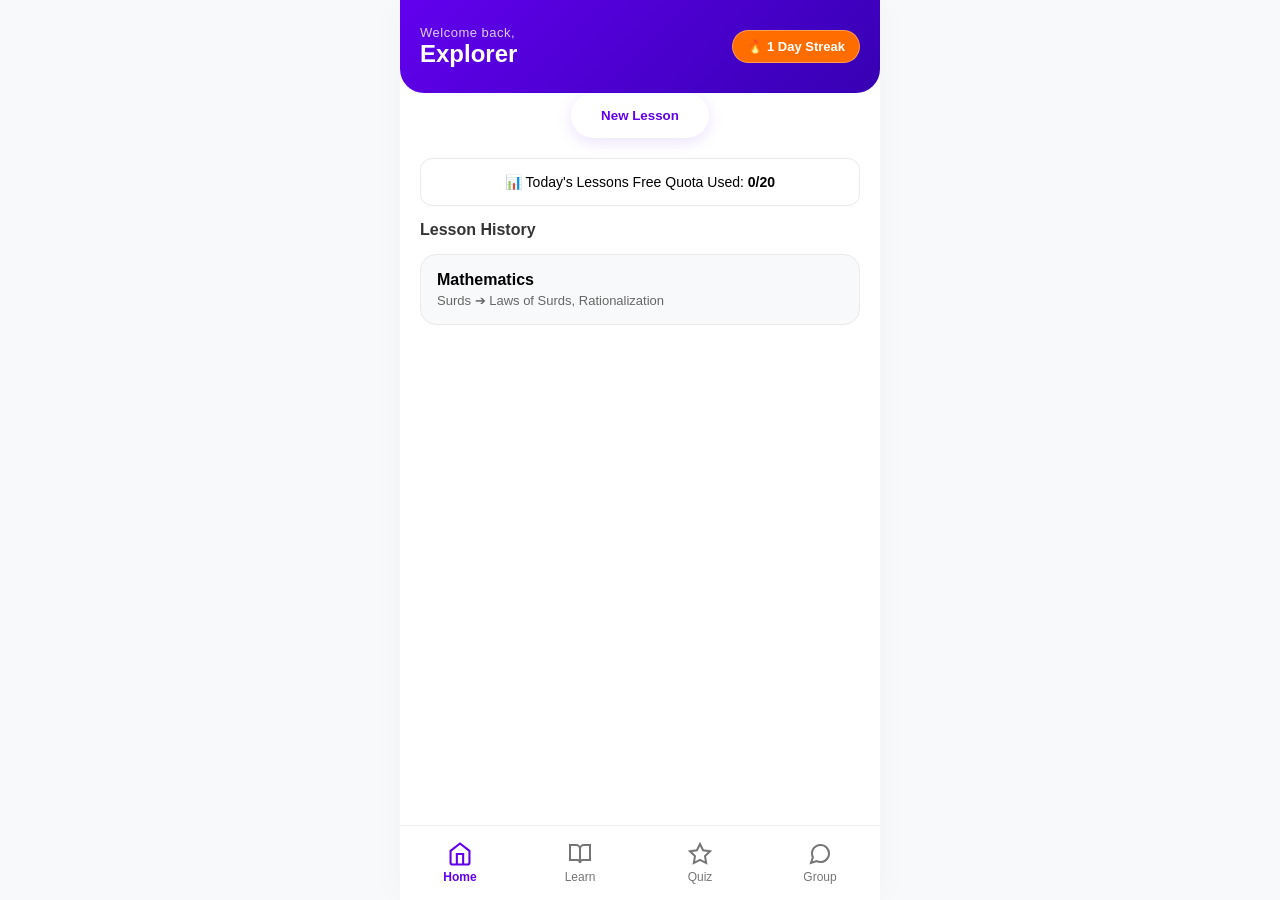
<file: dashboard.html>
<!DOCTYPE html>
<html lang="en">
<head>
    <meta charset="UTF-8">
    <meta name="viewport" content="width=device-width, initial-scale=1.0, user-scalable=no">
    <title>FunLearning - Dashboard</title>
    <link rel="stylesheet" href="style.css">
</head>
<body class="app-body">
    <div class="app-container">
        <header class="dashboard-banner">
            <div class="banner-top-row">
                <div>
                    <p class="greeting-pre">Welcome back,</p>
                    <h2 id="student-greeting-name">STUDENT</h2>
                </div>
                <div class="streak-badge-container" id="streak-display-node">
                    🔥 <span id="streak-count-value">1</span> Day Streak
                </div>
            </div>
        </header>
        <main class="main-scrollable-content interactive-pop">
            <div class="center-action-wrapper">
                <button class="shadow-action-btn" onclick="window.location.href='learn.html'">New Lesson</button>
            </div>
            
            <div class="usage-status-card">
                <p>📊 Today's Lessons Free Quota Used: <strong id="dash-usage-count">0/20</strong></p>
            </div>

            <h3 class="section-title-label">Lesson History</h3>
            <div id="history-stack-container" class="history-list-stack">
                <div class="history-card-item">
                    <h4>Mathematics</h4>
                    <p class="subtopic-meta">Surds ➔ Laws of Surds, Rationalization</p>
                </div>
            </div>
        </main>
        
        <nav class="bottom-navigation-bar">
            <a href="dashboard.html" class="nav-tab active">
                <svg class="nav-icon" viewBox="0 0 24 24" fill="none" stroke="currentColor" stroke-width="2"><path d="m3 9 9-7 9 7v11a2 2 0 0 1-2 2H5a2 2 0 0 1-2-2z"/><polyline points="9 22 9 12 15 12 15 22"/></svg>
                <span class="tab-lbl">Home</span>
            </a>
            <a href="learn.html" class="nav-tab">
                <svg class="nav-icon" viewBox="0 0 24 24" fill="none" stroke="currentColor" stroke-width="2"><path d="M2 3h6a4 4 0 0 1 4 4v14a3 3 0 0 0-3-3H2z"/><path d="M22 3h-6a4 4 0 0 0-4 4v14a3 3 0 0 1 3-3h7z"/></svg>
                <span class="tab-lbl">Learn</span>
            </a>
            <a href="quiz.html" class="nav-tab">
                <svg class="nav-icon" viewBox="0 0 24 24" fill="none" stroke="currentColor" stroke-width="2"><polygon points="12 2 15.09 8.26 22 9.27 17 14.14 18.18 21.02 12 17.77 5.82 21.02 7 14.14 2 9.27 8.91 8.26 12 2"/></svg>
                <span class="tab-lbl">Quiz</span>
            </a>
            <a href="group.html" class="nav-tab">
                <svg class="nav-icon" viewBox="0 0 24 24" fill="none" stroke="currentColor" stroke-width="2"><path d="M21 11.5a8.38 8.38 0 0 1-.9 3.8 8.5 8.5 0 0 1-7.6 4.7 8.38 8.38 0 0 1-3.8-.9L3 21l1.9-5.7a8.38 8.38 0 0 1-.9-3.8 8.5 8.5 0 0 1 4.7-7.6 8.38 8.38 0 0 1 3.8-.9h.5a8.48 8.48 0 0 1 8 8v.5z"/></svg>
                <span class="tab-lbl">Group</span>
            </a>
        </nav>
    </div>
    <script src="app.js"></script>
    <script>
        document.getElementById("student-greeting-name").innerText = localStorage.getItem("activeStudent") || "Explorer";
        updateStreakInterfaceUI();
        syncUsageUI();
    </script>
</body>
</html>
</file>
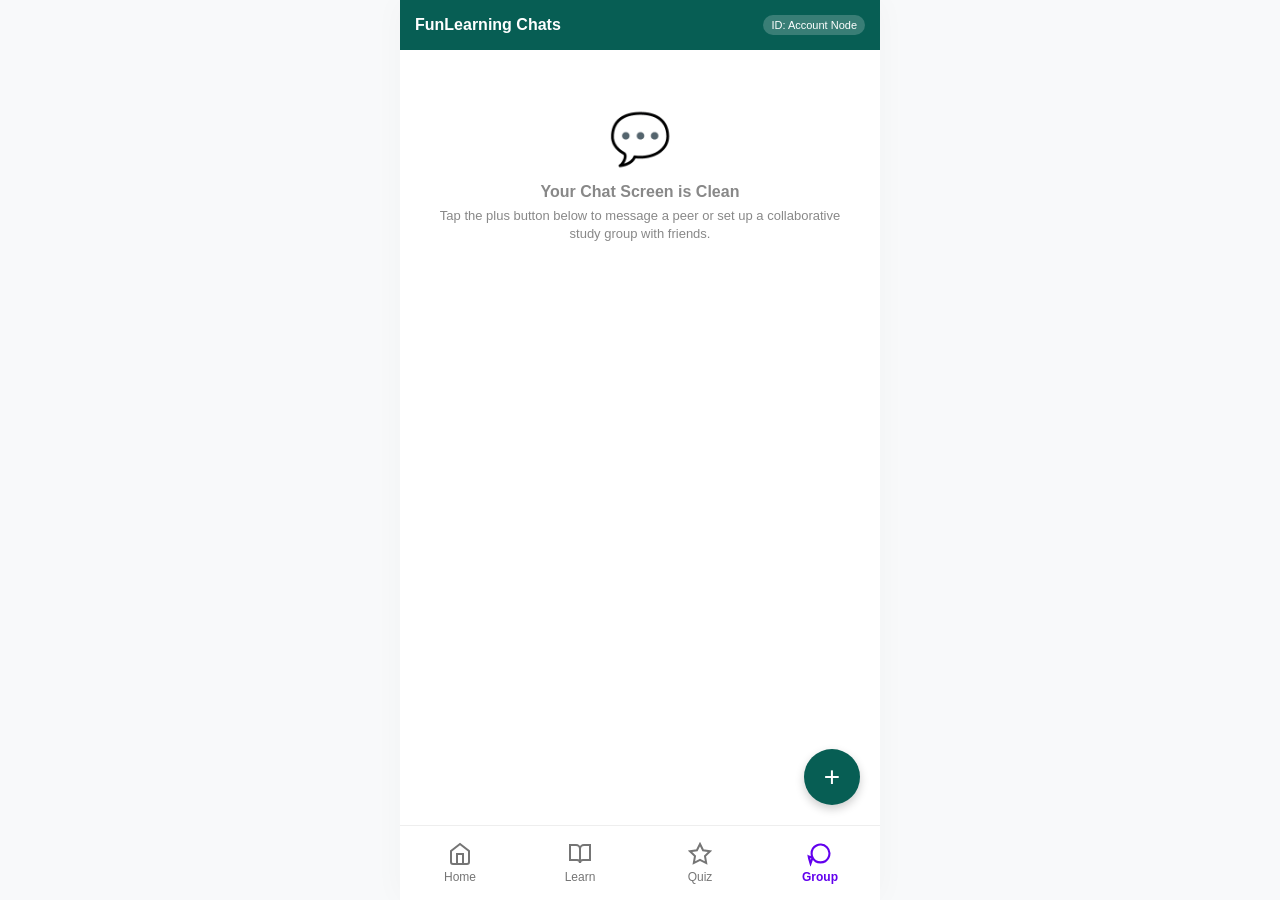
<file: group.html>
<!DOCTYPE html>
<html lang="en">
<head>
    <meta charset="UTF-8">
    <meta name="viewport" content="width=device-width, initial-scale=1.0, user-scalable=no">
    <title>FunLearning - Peer Lounge</title>
    <link rel="stylesheet" href="style.css">
</head>
<body class="app-body">
    <div id="global-loading-indicator" class="loader-overlay" style="display: none;">
        <div class="spinner"></div>
        <p>Syncing secure communication pipelines...</p>
    </div>

    <div id="new-chat-modal" class="loader-overlay" style="display: none; background: rgba(0,0,0,0.5);">
        <div class="paywall-card interactive-pop" style="text-align: left;">
            <h3 style="margin-bottom: 12px; color: var(--brand-primary);">Start New Chat</h3>
            
            <div class="input-group">
                <label>Chat Mode</label>
                <select id="chat-type-select" onchange="toggleGroupTitleField()">
                    <option value="direct">👤 Direct 1-on-1 Message</option>
                    <option value="group">👥 Create Learning Group</option>
                </select>
            </div>

            <div class="input-group id-field-group">
                <label id="id-field-label">Friend's Unique Email Identity</label>
                <input type="text" id="target-identity-input" placeholder="example@student.com">
            </div>

            <div class="input-group" id="group-title-wrapper" style="display: none;">
                <label>Group Name</label>
                <input type="text" id="group-name-input" placeholder="e.g., Mathematics Study Clan">
            </div>

            <button class="prime-btn" style="margin-top: 10px;" onclick="createNewChatSession()">Launch Chat Grid</button>
            <button class="sub-btn-link" style="color: #666;" onclick="closeNewChatModal()">Cancel</button>
        </div>
    </div>

    <div class="app-container chat-layout-container">
        <div id="chat-list-landing" class="subview active" style="padding: 0; background: #FFFFFF;">
            <div class="whatsapp-chat-header" style="display: flex; justify-content: space-between; align-items: center;">
                <span>FunLearning Chats</span>
                <span id="my-identity-badge" style="font-size: 11px; font-weight: normal; background: rgba(255,255,255,0.2); padding: 4px 8px; border-radius: 12px;"></span>
            </div>

            <div id="empty-chat-state" class="interactive-pop" style="padding: 60px 30px; text-align: center; color: #888;">
                <div style="font-size: 50px; margin-bottom: 15px;">💬</div>
                <h4>Your Chat Screen is Clean</h4>
                <p style="font-size: 13px; margin-top: 6px; line-height: 1.4;">Tap the plus button below to message a peer or set up a collaborative study group with friends.</p>
            </div>

            <div id="threads-active-stack" class="history-list-stack" style="gap: 0; padding: 0;"></div>

            <button id="floating-plus-btn" onclick="openNewChatModal()" style="position: absolute; bottom: 95px; right: 20px; width: 56px; height: 56px; border-radius: 50%; background: #075E54; color: white; border: none; font-size: 28px; font-weight: 300; display: flex; justify-content: center; align-items: center; box-shadow: 0 4px 10px rgba(0,0,0,0.2); cursor: pointer; z-index: 100;">+</button>
        </div>

        <div id="chat-window-arena" class="subview" style="padding: 0; display: none;">
            <div class="whatsapp-chat-header" style="display: flex; align-items: center; gap: 10px;">
                <button onclick="exitActiveChatWindow()" style="background: none; border: none; color: white; font-size: 20px; font-weight: bold; cursor: pointer; padding-right: 5px;">←</button>
                <div>
                    <h4 id="active-chat-title" style="font-size: 16px;">Chat Thread</h4>
                    <p id="active-chat-subtitle" style="font-size: 11px; font-weight: normal; opacity: 0.8;">Active matrix loop</p>
                </div>
            </div>

            <div id="chat-messages-timeline" class="chat-messages-timeline" style="background: #E5DDD5;"></div>

            <div class="whatsapp-input-footer-bar">
                <input type="text" id="chat-entry-field" class="chat-entry-field" placeholder="Type a message..." onkeypress="handleChatKeyPress(event)">
                <button class="chat-send-circular-btn" onclick="sendLoungeMessage()">➔</button>
            </div>
        </div>

        <nav class="bottom-navigation-bar">
            <a href="dashboard.html" class="nav-tab">
                <svg class="nav-icon" viewBox="0 0 24 24" fill="none" stroke="currentColor" stroke-width="2"><path d="m3 9 9-7 9 7v11a2 2 0 0 1-2 2H5a2 2 0 0 1-2-2z"/><polyline points="9 22 9 12 15 12 15 22"/></svg>
                <span class="tab-lbl">Home</span>
            </a>
            <a href="learn.html" class="nav-tab">
                <svg class="nav-icon" viewBox="0 0 24 24" fill="none" stroke="currentColor" stroke-width="2"><path d="M2 3h6a4 4 0 0 1 4 4v14a3 3 0 0 0-3-3H2z"/><path d="M22 3h-6a4 4 0 0 0-4 4v14a3 3 0 0 1 3-3h7z"/></svg>
                <span class="tab-lbl">Learn</span>
            </a>
            <a href="quiz.html" class="nav-tab">
                <svg class="nav-icon" viewBox="0 0 24 24" fill="none" stroke="currentColor" stroke-width="2"><polygon points="12 2 15.09 8.26 22 9.27 17 14.14 18.18 21.02 12 17.77 5.82 21.02 7 14.14 2 9.27 8.91 8.26 12 2"/></svg>
                <span class="tab-lbl">Quiz</span>
            </a>
            <a href="group.html" class="nav-tab active">
                <svg class="nav-icon" viewBox="0 0 24 24" fill="none" stroke="currentColor" stroke-width="2"><path d="M21 11.5a8.38 8.38 0 0 1-.9 3.8 8.5 8.5 0 0 1-7.6 4.7 8.38 8.38 0 0 1-7.6-4.7 8.38 8.38 0 0 1-3.8-.9L3 21l1.9-5.7a8.38 8.38 0 0 1-.9-3.8 8.5 8.5 0 0 1 4.7-7.6 8.38 8.38 0 0 1 3.8-.9h.5a8.48 8.48 0 0 1 8 8v.5z"/></svg>
                <span class="tab-lbl">Group</span>
            </a>
        </nav>
    </div>

    <script src="app.js"></script>
    <script>
        // Local state trackers for structural mapping
        let activeChatId = null;
        let localChatThreads = JSON.parse(localStorage.getItem('savedChatThreads')) || [];

        // Show logged in identification text
        const currentEmail = localStorage.getItem("loggedInUserEmail") || "ID: Account Node";
        document.getElementById('my-identity-badge').innerText = currentEmail;

        function renderThreadListUI() {
            const emptyState = document.getElementById('empty-chat-state');
            const stack = document.getElementById('threads-active-stack');
            stack.innerHTML = "";

            if(localChatThreads.length === 0) {
                emptyState.style.display = "block";
                return;
            }
            emptyState.style.display = "none";

            localChatThreads.forEach(thread => {
                const row = document.createElement('div');
                row.style.cssText = "padding:16px; border-bottom:1px solid #EEE; background:#FFF; cursor:pointer; display:flex; flex-direction:column;";
                row.onclick = () => openActiveChatRoom(thread.id, thread.title, thread.subtitle);
                
                row.innerHTML = `
                    <div style="display:flex; justify-content:space-between; align-items:center;">
                        <strong style="font-size:15px; color:#111;">${thread.title}</strong>
                        <span style="font-size:11px; color:#999;">Active</span>
                    </div>
                    <span style="font-size:12px; color:#666; margin-top:4px; text-overflow:ellipsis; overflow:hidden; white-space:nowrap;">${thread.subtitle}</span>
                `;
                stack.appendChild(row);
            });
        }

        function openNewChatModal() {
            document.getElementById('new-chat-modal').style.display = 'flex';
        }

        function closeNewChatModal() {
            document.getElementById('new-chat-modal').style.display = 'none';
            document.getElementById('target-identity-input').value = "";
            document.getElementById('group-name-input').value = "";
        }

        function toggleGroupTitleField() {
            const type = document.getElementById('chat-type-select').value;
            document.getElementById('group-title-wrapper').style.display = (type === 'group') ? 'block' : 'none';
            document.getElementById('id-field-label').innerText = (type === 'group') ? "Invite Friend's Email Address" : "Friend's Unique Email Identity";
        }

        function createNewChatSession() {
            const type = document.getElementById('chat-type-select').value;
            const targetId = document.getElementById('target-identity-input').value.trim();
            const groupName = document.getElementById('group-name-input').value.trim();

            if(!targetId) { alert("Please input a valid identity marker!"); return; }

            let title = targetId;
            let subtitle = "Direct 1-on-1 Session Network";

            if(type === 'group') {
                if(!groupName) { alert("Please define your Group name."); return; }
                title = groupName;
                subtitle = `Group Space • Admin: ${targetId}`;
            }

            const threadId = "chat_" + Date.now();
            const newThread = { id: threadId, title: title, subtitle: subtitle };
            
            localChatThreads.unshift(newThread);
            localStorage.setItem('savedChatThreads', JSON.stringify(localChatThreads));
            
            closeNewChatModal();
            renderThreadListUI();
            openActiveChatRoom(threadId, title, subtitle);
        }

        function openActiveChatRoom(id, title, subtitle) {
            activeChatId = id;
            document.getElementById('active-chat-title').innerText = title;
            document.getElementById('active-chat-subtitle').innerText = subtitle;
            
            document.getElementById('chat-list-landing').style.display = "none";
            document.getElementById('chat-window-arena').style.display = "flex";
            
            // Clear current chat display log & load specific channel streams
            document.getElementById('chat-messages-timeline').innerHTML = "";
            initializeLoungeSocket(); 
        }

        function exitActiveChatWindow() {
            activeChatId = null;
            document.getElementById('chat-window-arena').style.display = "none";
            document.getElementById('chat-list-landing').style.display = "flex";
            renderThreadListUI();
        }

        function handleChatKeyPress(event) {
            if (event.key === 'Enter') {
                sendLoungeMessage();
            }
        }

        // Run UI execution check
        renderThreadListUI();
    </script>
</body>
</html>
</file>
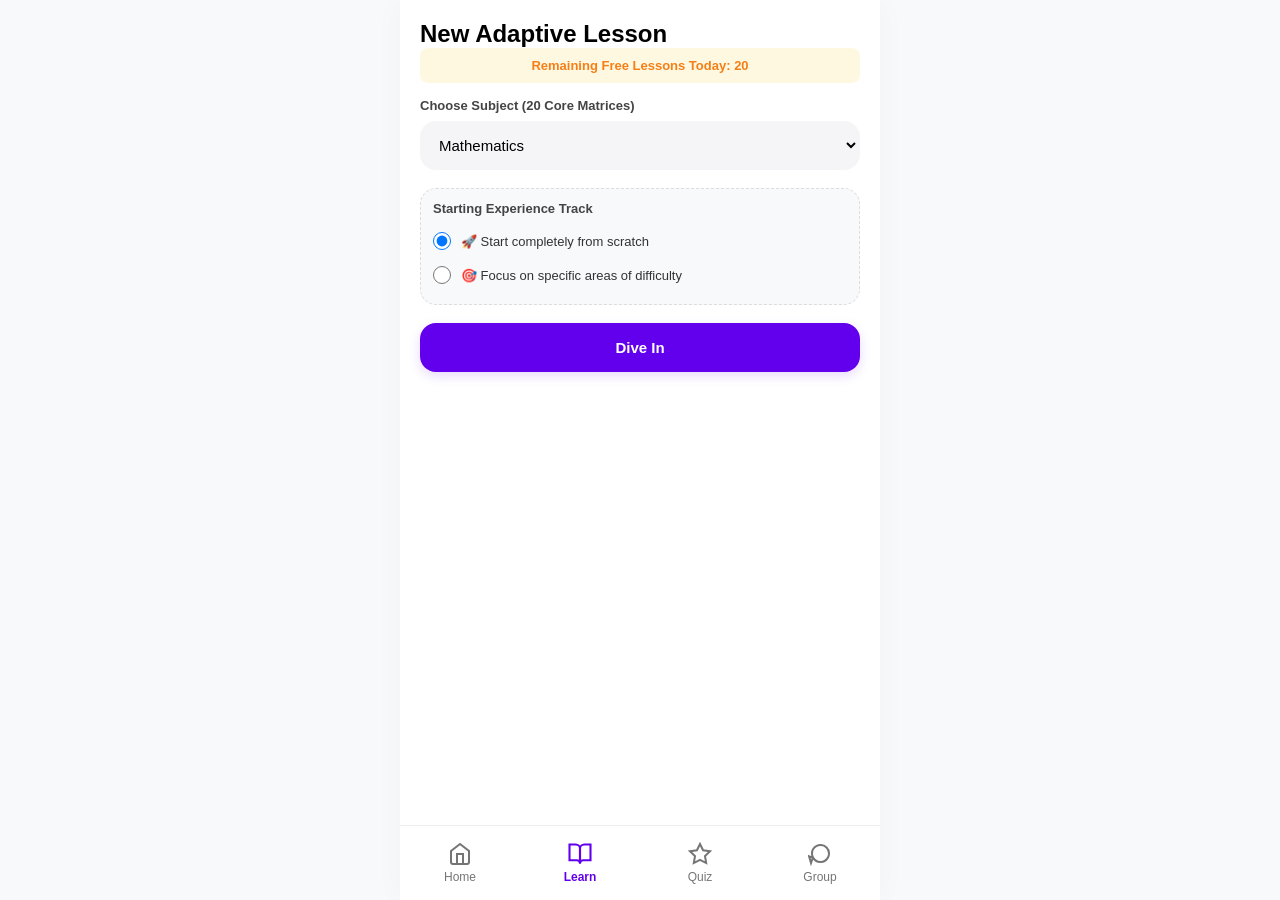
<file: learn.html>
<!DOCTYPE html>
<html lang="en">
<head>
    <meta charset="UTF-8">
    <meta name="viewport" content="width=device-width, initial-scale=1.0, user-scalable=no">
    <title>FunLearning - Studio</title>
    <link rel="stylesheet" href="style.css">
</head>
<body class="app-body">
    <div id="global-loading-indicator" class="loader-overlay" style="display: none;">
        <div class="spinner"></div>
        <p>AI Engine compiling adaptive matrix data modules...</p>
    </div>

    <div id="paywall-modal-overlay" class="loader-overlay" style="display: none;">
        <div class="paywall-card interactive-pop">
            <h2>⏰ Daily Limit Reached</h2>
            <p>You have used your 20 free adaptive AI lessons for today. To protect our free servers from overloading, your learning quota resets automatically every single morning at midnight!</p>
            <div class="paywall-option-box" style="text-align: center;">
                <p>Take a break, review your history notes, or jump back in tomorrow completely free!</p>
            </div>
            <button class="prime-btn" onclick="closePaywall()">Got it, back to Dashboard</button>
        </div>
    </div>

    <div class="app-container">
        <div id="subview-setup" class="subview active interactive-pop">
            <h2>New Adaptive Lesson</h2>
            <div class="limit-status-ticker">Remaining Free Lessons Today: <span id="ticker-count-val">20</span></div>
            
            <div class="input-group">
                <label>Choose Subject (20 Core Matrices)</label>
                <select id="select-subject">
                    <option value="Mathematics">Mathematics</option>
                    <option value="English">English</option>
                    <option value="Chemistry">Chemistry</option>
                    <option value="Further Mathematics">Further Mathematics</option>
                    <option value="Biology">Biology</option>
                    <option value="Physics">Physics</option>
                    <option value="Economics">Economics</option>
                    <option value="Agricultural Science">Agricultural Science</option>
                    <option value="Digital Technology">Digital Technology</option>
                    <option value="Civic Education">Civic Education</option>
                    <option value="Basic Technology">Basic Technology</option>
                    <option value="Music Structure">Music Structure</option>
                    <option value="Cultural and Creative Arts (CCA)">Cultural and Creative Arts (CCA)</option>
                    <option value="Cyber Security">Cyber Security</option>
                    <option value="Graphic Design (PixelLab Focus)">Graphic Design (PixelLab Focus)</option>
                    <option value="Web Development (Acode Focus)">Web Development (Acode Focus)</option>
                    <option value="Image Generation">Image Generation</option>
                    <option value="Geography Matrix">Geography Matrix</option>
                    <option value="Financial Accounting">Financial Accounting</option>
                    <option value="History and Structure">History and Structure</option>
                </select>
            </div>

            <div class="input-group adaptive-radio-box">
                <label>Starting Experience Track</label>
                <div class="adaptive-choice-row">
                    <input type="radio" id="track-scratch" name="learning_track" value="scratch" checked onclick="toggleDifficultyField(false)">
                    <label for="track-scratch">🚀 Start completely from scratch</label>
                </div>
                <div class="adaptive-choice-row">
                    <input type="radio" id="track-difficult" name="learning_track" value="custom" onclick="toggleDifficultyField(true)">
                    <label for="track-difficult">🎯 Focus on specific areas of difficulty</label>
                </div>
            </div>

            <div class="input-group slide-down-anim" id="difficulty-input-container" style="display: none;">
                <label>What specific topics are confusing you?</label>
                <textarea id="text-difficulty" placeholder="Examples: Laws of Surds, layout nesting inside Acode, blending layers..."></textarea>
            </div>

            <button class="prime-btn" onclick="requestLiveAILesson()">Dive In</button>
        </div>

        <div id="subview-reader" class="subview clear-reading-view">
            <button class="back-arrow" onclick="switchSubview('subview-setup')">← Back</button>
            <h2 id="lesson-title-display">Adaptive Syllabus Node</h2>
            <div id="lesson-body-display" class="document-rich-text-canvas"></div>
        </div>
        
        <nav class="bottom-navigation-bar">
            <a href="dashboard.html" class="nav-tab">
                <svg class="nav-icon" viewBox="0 0 24 24" fill="none" stroke="currentColor" stroke-width="2"><path d="m3 9 9-7 9 7v11a2 2 0 0 1-2 2H5a2 2 0 0 1-2-2z"/><polyline points="9 22 9 12 15 12 15 22"/></svg>
                <span class="tab-lbl">Home</span>
            </a>
            <a href="learn.html" class="nav-tab active">
                <svg class="nav-icon" viewBox="0 0 24 24" fill="none" stroke="currentColor" stroke-width="2"><path d="M2 3h6a4 4 0 0 1 4 4v14a3 3 0 0 0-3-3H2z"/><path d="M22 3h-6a4 4 0 0 0-4 4v14a3 3 0 0 1 3-3h7z"/></svg>
                <span class="tab-lbl">Learn</span>
            </a>
            <a href="quiz.html" class="nav-tab">
                <svg class="nav-icon" viewBox="0 0 24 24" fill="none" stroke="currentColor" stroke-width="2"><polygon points="12 2 15.09 8.26 22 9.27 17 14.14 18.18 21.02 12 17.77 5.82 21.02 7 14.14 2 9.27 8.91 8.26 12 2"/></svg>
                <span class="tab-lbl">Quiz</span>
            </a>
            <a href="group.html" class="nav-tab">
                <svg class="nav-icon" viewBox="0 0 24 24" fill="none" stroke="currentColor" stroke-width="2"><path d="M21 11.5a8.38 8.38 0 0 1-.9 3.8 8.5 8.5 0 0 1-7.6 4.7 8.38 8.38 0 0 1-7.6-4.7 8.38 8.38 0 0 1-3.8-.9L3 21l1.9-5.7a8.38 8.38 0 0 1-.9-3.8 8.5 8.5 0 0 1 4.7-7.6 8.38 8.38 0 0 1 3.8-.9h.5a8.48 8.48 0 0 1 8 8v.5z"/></svg>
                <span class="tab-lbl">Group</span>
            </a>
        </nav>
    </div>
    <script src="app.js"></script>
    <script>
        function switchSubview(id) {
            document.querySelectorAll('.subview').forEach(v => v.classList.remove('active'));
            document.getElementById(id).classList.add('active');
        }
        function toggleDifficultyField(show) {
            document.getElementById('difficulty-input-container').style.display = show ? 'flex' : 'none';
        }
        syncUsageUI();
    </script>
</body>
</html>
</file>
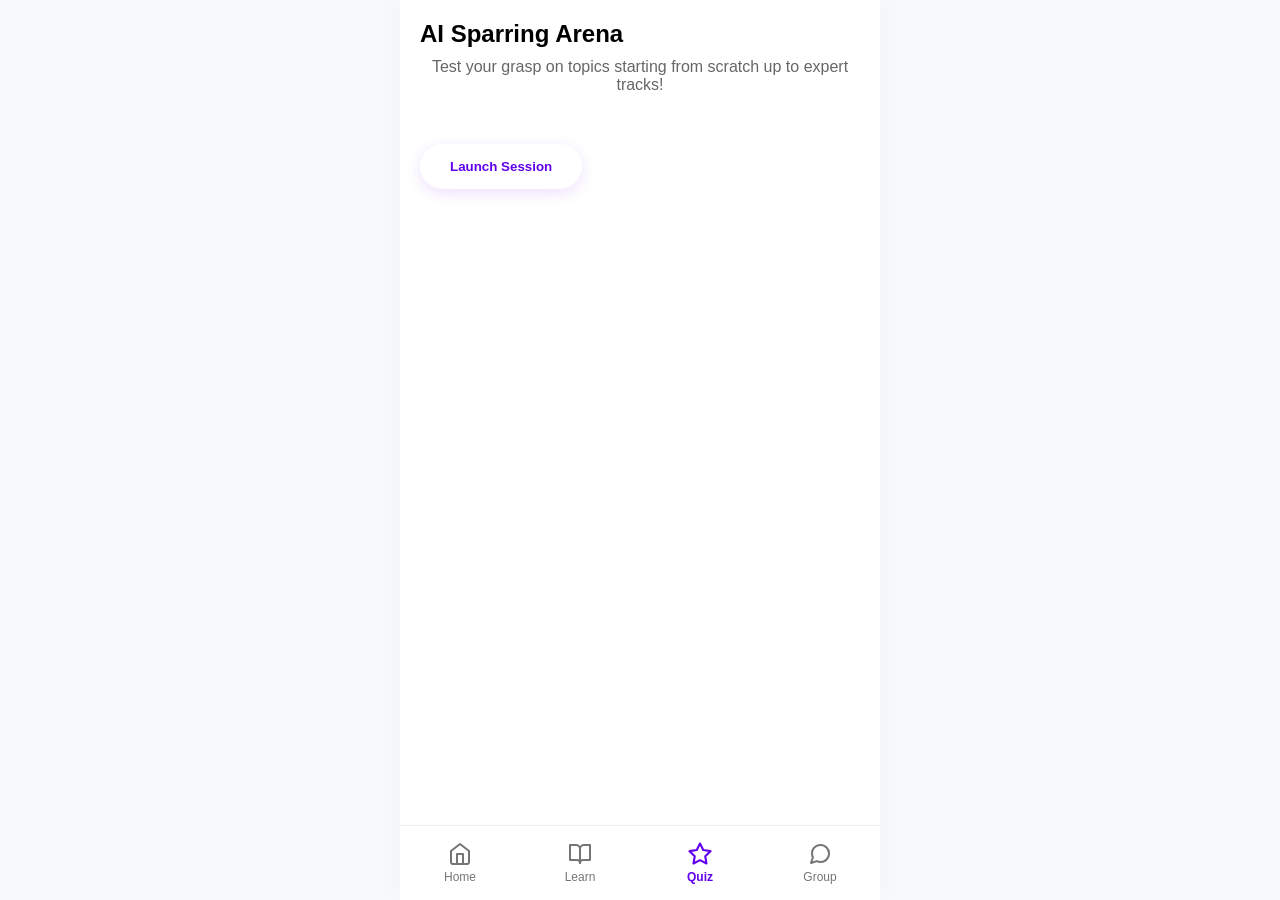
<file: quiz.html>
<!DOCTYPE html>
<html lang="en">
<head>
    <meta charset="UTF-8">
    <meta name="viewport" content="width=device-width, initial-scale=1.0, user-scalable=no">
    <title>FunLearning - Arena</title>
    <link rel="stylesheet" href="style.css">
</head>
<body class="app-body">
    <div id="global-loading-indicator" class="loader-overlay" style="display: none;">
        <div class="spinner"></div>
        <p>AI configuring adaptive assessment streams...</p>
    </div>
    <div class="app-container">
        <div id="quiz-subview-hub" class="subview active interactive-pop">
            <h2>AI Sparring Arena</h2>
            <p style="text-align: center; color: #666; margin-top: 10px;">Test your grasp on topics starting from scratch up to expert tracks!</p>
            <button class="shadow-action-btn" style="margin: 50px auto;" onclick="requestLiveAIQuiz()">Launch Session</button>
        </div>
        <div id="quiz-subview-arena" class="subview interactive-pop">
            <div id="quiz-question-text" class="question-display-card"></div>
            <div id="quiz-options-box"></div>
            <div class="quiz-utility-row">
                <span class="util-link" onclick="revealQuizExplanation()">💡 Explain Context</span>
            </div>
            <div id="quiz-explanation-box" class="explanation-hidden-drawer slide-down-anim" style="display: none;">
                <p id="quiz-explanation-text"></p>
            </div>
        </div>
        
        <nav class="bottom-navigation-bar">
            <a href="dashboard.html" class="nav-tab">
                <svg class="nav-icon" viewBox="0 0 24 24" fill="none" stroke="currentColor" stroke-width="2" stroke-linecap="round" stroke-linejoin="round"><path d="m3 9 9-7 9 7v11a2 2 0 0 1-2 2H5a2 2 0 0 1-2-2z"/><polyline points="9 22 9 12 15 12 15 22"/></svg>
                <span class="tab-lbl">Home</span>
            </a>
            <a href="learn.html" class="nav-tab">
                <svg class="nav-icon" viewBox="0 0 24 24" fill="none" stroke="currentColor" stroke-width="2" stroke-linecap="round" stroke-linejoin="round"><path d="M2 3h6a4 4 0 0 1 4 4v14a3 3 0 0 0-3-3H2z"/><path d="M22 3h-6a4 4 0 0 0-4 4v14a3 3 0 0 1 3-3h7z"/></svg>
                <span class="tab-lbl">Learn</span>
            </a>
            <a href="quiz.html" class="nav-tab active">
                <svg class="nav-icon" viewBox="0 0 24 24" fill="none" stroke="currentColor" stroke-width="2" stroke-linecap="round" stroke-linejoin="round"><polygon points="12 2 15.09 8.26 22 9.27 17 14.14 18.18 21.02 12 17.77 5.82 21.02 7 14.14 2 9.27 8.91 8.26 12 2"/></svg>
                <span class="tab-lbl">Quiz</span>
            </a>
            <a href="group.html" class="nav-tab">
                <svg class="nav-icon" viewBox="0 0 24 24" fill="none" stroke="currentColor" stroke-width="2" stroke-linecap="round" stroke-linejoin="round"><path d="M21 11.5a8.38 8.38 0 0 1-.9 3.8 8.5 8.5 0 0 1-7.6 4.7 8.38 8.38 0 0 1-3.8-.9L3 21l1.9-5.7a8.38 8.38 0 0 1-.9-3.8 8.5 8.5 0 0 1 4.7-7.6 8.38 8.38 0 0 1 3.8-.9h.5a8.48 8.48 0 0 1 8 8v.5z"/></svg>
                <span class="tab-lbl">Group</span>
            </a>
        </nav>
    </div>
    <script src="app.js"></script>
</body>
</html>
</file>
<file: style.css>
:root { 
    --brand-primary: #6200EE; 
    --canvas-bg: #FFFFFF; 
    --radius-rounded: 16px; 
    --accent-orange: #FF6D00;
}

* { 
    box-sizing: border-box; 
    margin: 0; 
    padding: 0; 
    font-family: -apple-system, BlinkMacSystemFont, sans-serif; 
}

html, body {
    background: #F8F9FA; 
    min-height: 100vh; 
    width: 100%;
    overflow-x: hidden;
    display: flex;
    justify-content: center;
}

.gateway-body { background: #FFFFFF; }

.app-container, .page { 
    display: flex; 
    flex-direction: column; 
    width: 100%;
    max-width: 480px; 
    min-height: 100vh;
    background: var(--canvas-bg); 
    position: relative; 
    box-shadow: 0 0 30px rgba(0,0,0,0.03); 
}

.page { 
    display: none; 
    padding: 24px; 
    justify-content: space-between; 
    align-items: center;
}
.page.active { display: flex; }

.subview { 
    display: none; 
    padding: 20px; 
    flex: 1; 
    overflow-y: auto; 
    padding-bottom: 95px; 
}
.subview.active { display: block; }

/* Scrollable Container for the New Explore View */
.explore-scroll-container {
    width: 100%;
    flex: 1;
    overflow-y: auto;
    margin-top: 15px;
    padding-right: 4px;
}

.course-summary-card {
    background: #F8F9FA;
    padding: 16px;
    border-radius: var(--radius-rounded);
    margin-bottom: 14px;
    border-left: 5px solid var(--brand-primary);
}
.course-summary-card h3 {
    font-size: 16px;
    color: #111;
    margin-bottom: 6px;
}
.course-summary-card p {
    font-size: 13.5px;
    color: #555;
    line-height: 1.45;
}

.gateway-header { 
    text-align: center; 
    width: 100%;
    margin-top: auto;   
    margin-bottom: 24px;
}

.logo-wrapper { 
    display: flex;
    justify-content: center;
    align-items: center;
    margin: 0 auto 16px auto; 
    width: 90px;
    height: 90px;
}

.app-custom-logo {
    width: 100%;
    height: 100%;
    object-fit: contain;
    border-radius: var(--radius-rounded);
}

.gateway-header h1 {
    font-size: 28px;
    font-weight: 800;
    color: #111111;
    letter-spacing: -0.5px;
}

.tagline { color: #666; font-size: 14px; margin-top: 6px; }
.gateway-actions { width: 100%; margin-bottom: auto; }

.dashboard-banner { 
    background: linear-gradient(135deg, var(--brand-primary), #3700B3); color: white; 
    padding: 25px 20px; border-bottom-left-radius: 24px; border-bottom-right-radius: 24px; 
}
.banner-top-row { display: flex; justify-content: space-between; align-items: center; }
.greeting-pre { font-size: 13px; opacity: 0.8; letter-spacing: 0.5px; }
.streak-badge-container { 
    padding: 8px 14px; border-radius: 20px; font-weight: 700; font-size: 13px; 
    border: 1px solid rgba(255,255,255,0.3); color: #FFF; background-color: var(--accent-orange); 
}

.usage-status-card {
    background: #FFF; margin: 15px 0; padding: 15px; border-radius: 12px;
    border: 1px solid #EAEAEA; text-align: center; font-size: 14px;
}
.limit-status-ticker {
    background: #FFF8E1; color: #F57F17; padding: 10px; border-radius: 8px;
    font-size: 13px; font-weight: 700; text-align: center; margin-bottom: 15px;
}

.paywall-card {
    background: #FFF; padding: 25px; border-radius: 24px; max-width: 380px;
    width: 90%; text-align: center; box-shadow: 0 10px 30px rgba(0,0,0,0.15);
}
.paywall-card h2 { color: #F57F17; margin-bottom: 10px; }
.paywall-option-box { background: #F8F9FA; padding: 15px; border-radius: 14px; margin: 15px 0; border: 1px solid #E0E0E0; }

.main-scrollable-content { flex: 1; overflow-y: auto; padding: 20px; padding-bottom: 95px; }
.section-title-label { font-size: 16px; color: #333; margin-bottom: 15px; font-weight: 700; }
.history-list-stack { display: flex; flex-direction: column; gap: 12px; }
.history-card-item { background: #F8F9FA; padding: 16px; border-radius: var(--radius-rounded); border: 1px solid #EAEAEA; }
.subtopic-meta { font-size: 13px; color: #666; margin-top: 4px; }

.input-group { margin-bottom: 18px; display: flex; flex-direction: column; width: 100%; }
.input-group label { font-size: 13px; font-weight: 700; color: #444; margin-bottom: 8px; }
.dual-row { display: flex; gap: 15px; width: 100%; }
.dual-row .input-group { flex: 1; }

input, select, textarea { 
    background: #F5F5F7; border: 1px solid transparent; padding: 14px; font-size: 15px; 
    border-radius: var(--radius-rounded); outline: none; transition: all 0.2s ease; width: 100%;
}
input:focus, select:focus, textarea:focus { border-color: var(--brand-primary); background: #FFF; }
textarea { height: 90px; resize: none; }

.adaptive-radio-box { background: #F8F9FA; padding: 12px; border-radius: var(--radius-rounded); border: 1px dashed #DDD; }
.adaptive-choice-row { display: flex; align-items: center; margin: 8px 0; cursor: pointer; }
.adaptive-choice-row input { margin-right: 10px; width: 18px; height: 18px; cursor: pointer; }
.adaptive-choice-row label { font-weight: 500; color: #333; margin-bottom: 0; cursor: pointer; }

.prime-btn { 
    width: 100%; padding: 16px; border-radius: var(--radius-rounded); font-weight: 700; 
    border: none; background: var(--brand-primary); color: #FFF; margin-bottom: 12px; 
    cursor: pointer; font-size: 15px; box-shadow: 0 4px 12px rgba(98,0,238,0.15); 
}
.google-btn { 
    width: 100%; padding: 14px; border-radius: var(--radius-rounded); font-weight: 600; 
    border: 1px solid #DADCE0; background: #FFF; color: #3C4043; display: flex; 
    justify-content: center; align-items: center; gap: 10px; cursor: pointer; font-size: 14px; margin-bottom: 12px; 
}
.google-btn img { width: 18px; height: 18px; }
.sub-btn-link { background: none; border: none; color: var(--brand-primary); font-weight: 700; font-size: 15px; cursor: pointer; margin-top: 10px; text-align: center; width: 100%; }

.divider-text { text-align: center; margin: 16px 0; position: relative; width: 100%; }
.divider-text::before { content: ""; position: absolute; left: 0; top: 50%; width: 100%; height: 1px; background: #E0E0E0; z-index: 1; }
.divider-text span { background: #FFF; padding: 0 10px; position: relative; z-index: 2; font-size: 12px; color: #888; font-weight: 600; }

.bottom-navigation-bar { position: absolute; bottom: 0; left: 0; right: 0; height: 75px; background: #FFF; border-top: 1px solid #EEE; display: flex; justify-content: space-around; align-items: center; z-index: 10; }
.nav-tab { text-decoration: none; color: #757575; font-size: 12px; display: flex; flex-direction: column; align-items: center; width: 25%; }
.nav-tab.active { color: var(--brand-primary); font-weight: 700; }
.tab-lbl { margin-top: 4px; }
.nav-icon { width: 24px; height: 24px; stroke: #757575; }
.nav-tab.active .nav-icon { stroke: var(--brand-primary); transform: scale(1.05); }

.chat-layout-container { background: #E5DDD5; }
.whatsapp-chat-header { background: #075E54; color: #FFF; padding: 15px; font-weight: 700; }
.chat-messages-timeline { flex: 1; overflow-y: auto; padding: 15px; display: flex; flex-direction: column; gap: 10px; padding-bottom: 160px; }
.chat-bubble { max-width: 75%; padding: 10px; border-radius: 8px; background: #FFF; font-size: 14px; }
.chat-bubble.sent { background: #DCF8C6; align-self: flex-end; }
.whatsapp-input-footer-bar { position: absolute; bottom: 75px; left: 0; right: 0; background: #F0F0F0; padding: 10px; display: flex; z-index: 10; }
.chat-entry-field { flex: 1; border: none; padding: 12px; border-radius: 20px; }
.chat-send-circular-btn { width: 40px; height: 40px; border-radius: 50%; background: #075E54; color: #FFF; border: none; font-size: 16px; margin-left: 5px; cursor: pointer; }

.loader-overlay { position: fixed; top: 0; left: 0; right: 0; bottom: 0; background: rgba(255,255,255,0.95); z-index: 2000; display: flex; justify-content: center; align-items: center; flex-direction: column; }
.spinner { border: 4px solid #F3F3F3; border-top: 4px solid var(--brand-primary); border-radius: 50%; width: 40px; height: 40px; animation: spin 1s linear infinite; margin-bottom: 15px; }
@keyframes spin { 0% { transform: rotate(0deg); } 100% { transform: rotate(360deg); } }

@keyframes popUp { 0% { transform: scale(0.97); opacity: 0; } 100% { transform: scale(1); opacity: 1; } }
.interactive-pop { animation: popUp 0.25s cubic-bezier(0.1, 0.8, 0.3, 1) both; }

.question-display-card { background: #FFF; padding: 20px; border-radius: var(--radius-rounded); margin-bottom: 20px; border: 1px solid #EEE; font-weight: 600; }
.quiz-choice-row { width: 100%; text-align: left; background: #F5F5F7; border: none; padding: 14px; border-radius: var(--radius-rounded); margin-bottom: 10px; font-weight: 600; font-size: 14px; }
.quiz-utility-row { display: flex; justify-content: space-between; margin-top: 15px; color: var(--brand-primary); font-weight: 700; font-size: 14px; }
.util-link { cursor: pointer; }
.explanation-hidden-drawer { background: #F3E8FF; padding: 15px; border-radius: 12px; margin-top: 15px; font-size: 14px; color: #3700B3; }
.shadow-action-btn { background: #FFF; border: none; padding: 15px 30px; border-radius: 25px; font-weight: 700; color: #6200EE; box-shadow: 0 4px 15px rgba(98,0,238,0.12); cursor: pointer; }
.center-action-wrapper { display: flex; justify-content: center; margin-top: -20px; margin-bottom: 20px; }
.clear-reading-view { background: #FFFFFF; }
.document-rich-text-canvas { font-size: 16px; line-height: 1.6; color: #333; white-space: pre-line; margin-top: 10px; }
.back-arrow { background: none; border: none; color: var(--brand-primary); font-weight: 700; font-size: 16px; margin-bottom: 15px; cursor: pointer; text-align: left; width: fit-content; }
</file>
